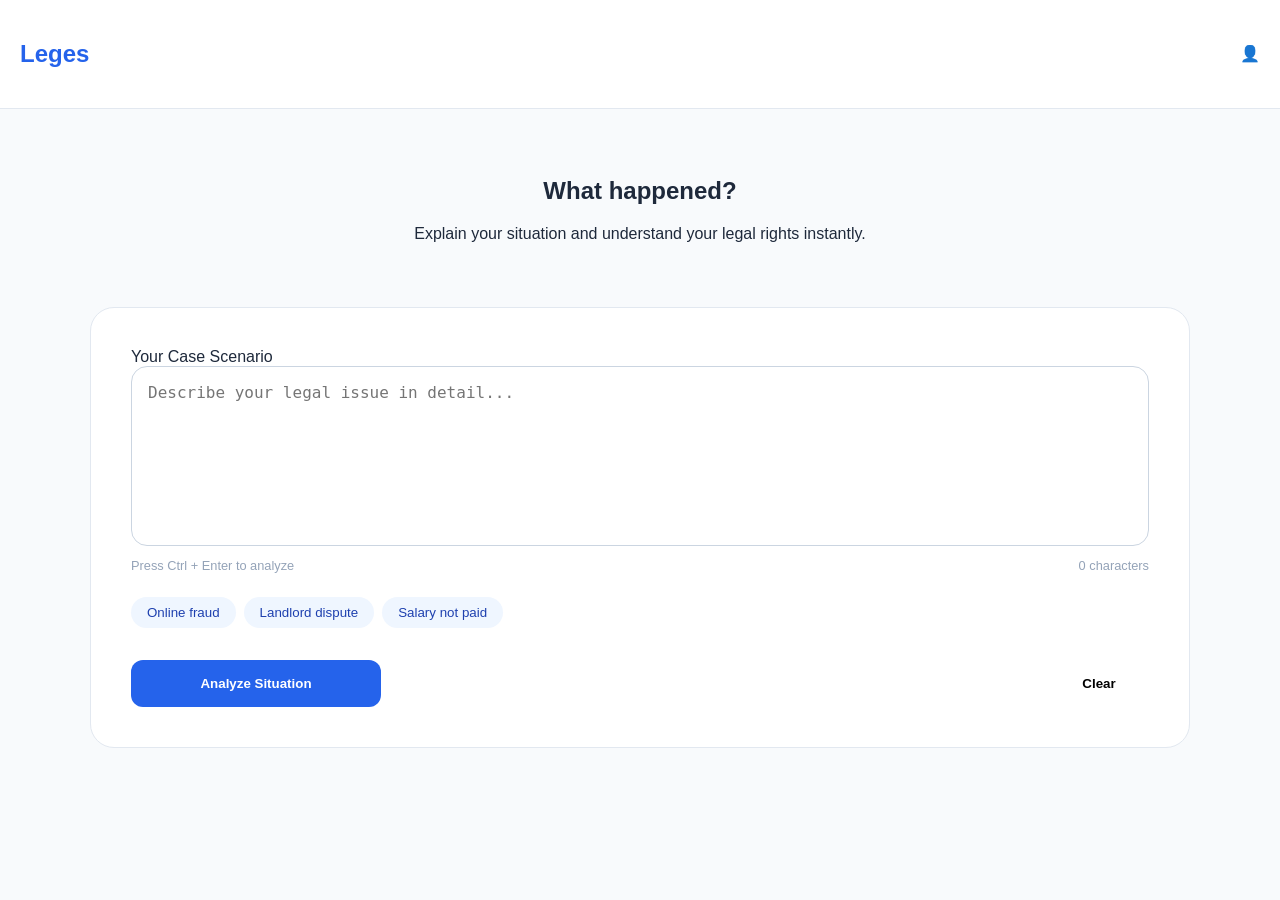
<file: index.html>
<!DOCTYPE html>
<html lang="en">

<head>
    <meta charset="UTF-8">
    <meta name="viewport" content="width=device-width, initial-scale=1.0">
    <title>Leges</title>
    <link rel="stylesheet" href="style.css">
</head>

<body>
    <nav class="navbar">
        <h1 class="logo">Leges</h1>
        <div class="profile-icon">👤</div>
    </nav>

    <main class="container">
        <section class="hero-section">
            <h2>What happened?</h2>
            <p>Explain your situation and understand your legal rights instantly.</p>
        </section>

        <div class="card">
            <label for="scenario">Your Case Scenario</label>
            <textarea id="scenario" class="text-area" placeholder="Describe your legal issue in detail..."></textarea>
            <div class="meta-info">
                <span>Press Ctrl + Enter to analyze</span>
                <span id="char-count">0 characters</span>
            </div>

            <div class="chip-container">
                <button class="chip" onclick="fill('Online fraud')">Online fraud</button>
                <button class="chip" onclick="fill('Landlord dispute')">Landlord dispute</button>
                <button class="chip" onclick="fill('Salary not paid')">Salary not paid</button>
            </div>

            <div class="actions">
                <button class="btn-primary" onclick="startAnalysis()">Analyze Situation</button>
                <button class="btn-secondary" onclick="clearText()">Clear</button>
            </div>
        </div>
    </main>

    <script src="script.js"></script>
</body>

</html>
</file>
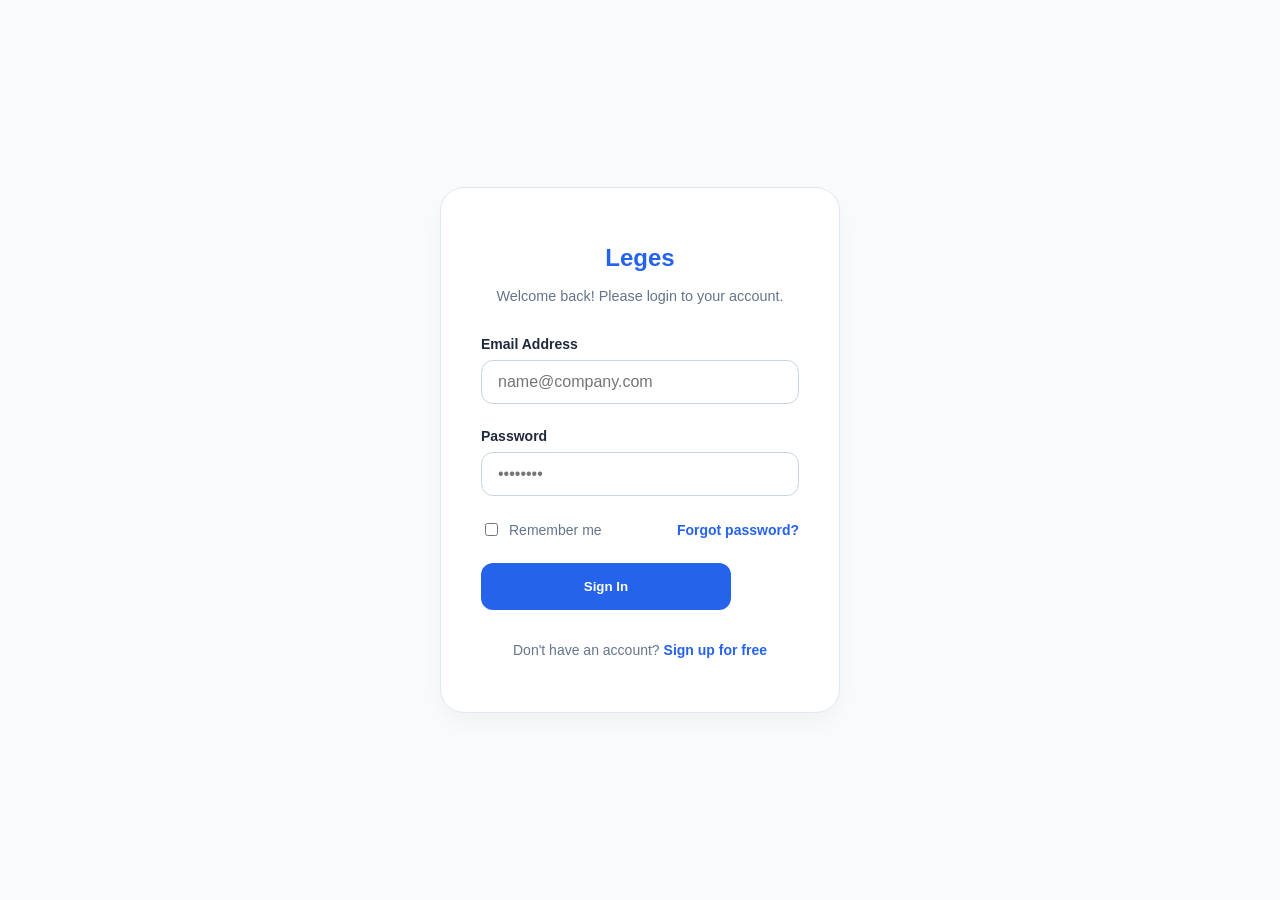
<file: login.html>
<!DOCTYPE html>
<html lang="en">
<head>
    <meta charset="UTF-8">
    <meta name="viewport" content="width=device-width, initial-scale=1.0">
    <title>Login | Leges</title>
    <link rel="stylesheet" href="style.css">
    <link href="https://fonts.googleapis.com/css2?family=Inter:wght@400;600;700&display=swap" rel="stylesheet">
</head>
<body class="auth-page">
    <div class="login-container">
        <div class="login-card">
            <div class="login-header">
                <h1 class="logo">Leges</h1>
                <p>Welcome back! Please login to your account.</p>
            </div>
            
            <form class="login-form" onsubmit="handleLogin(event)">
                <div class="form-group">
                    <label for="email">Email Address</label>
                    <input type="email" id="email" placeholder="name@company.com" required>
                </div>
                
                <div class="form-group">
                    <label for="password">Password</label>
                    <input type="password" id="password" placeholder="••••••••" required>
                </div>

                <div class="form-options">
                    <label class="remember-me">
                        <input type="checkbox"> Remember me
                    </label>
                    <a href="#" class="forgot-link">Forgot password?</a>
                </div>

                <button type="submit" class="btn-primary w-full">Sign In</button>
            </form>

            <div class="login-footer">
                <p>Don't have an account? <a href="#">Sign up for free</a></p>
            </div>
        </div>
    </div>

    <script>
        function handleLogin(event) {
            event.preventDefault();
            // Simulating a login redirect to your index page
            window.location.href = 'index.html';
        }
    </script>
</body>
</html>
</file>
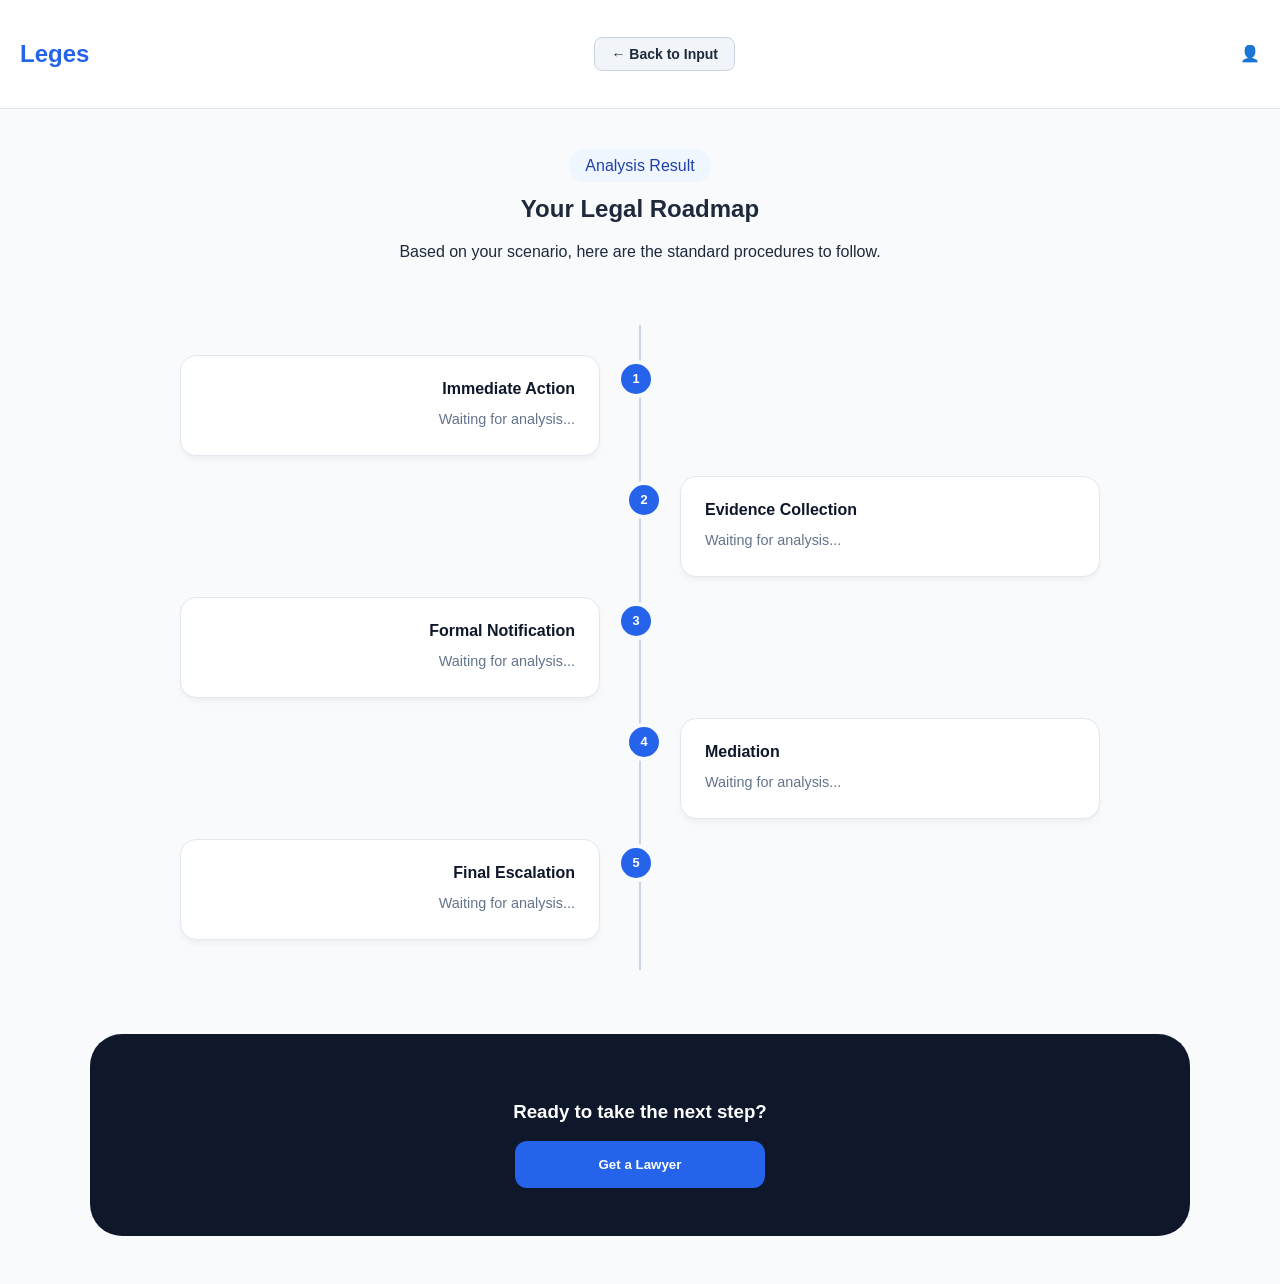
<file: procedures.html>
<!DOCTYPE html>
<html lang="en">

<head>
    <meta charset="UTF-8">
    <meta name="viewport" content="width=device-width, initial-scale=1.0">
    <title>Legal Roadmap | Leges</title>
    <link rel="stylesheet" href="style.css">
</head>

<body>
    <nav class="navbar">
        <h1 class="logo" onclick="window.location.href='index.html'">Leges</h1>
        <button class="btn-back" onclick="window.location.href='index.html'">← Back to Input</button>
        <div class="profile-icon">👤</div>
    </nav>

    <main class="container">
        <header class="hero-section">
            <span class="chip">Analysis Result</span>
            <h2 id="page-title">Your Legal Roadmap</h2>
            <p>Based on your scenario, here are the standard procedures to follow.</p>
        </header>

        <div class="zigzag-timeline">
            <div class="timeline-item left">
                <div class="timeline-dot">1</div>
                <div class="timeline-content">
                    <h4>Immediate Action</h4>
                    <p id="step-1">Waiting for analysis...</p>
                </div>
            </div>

            <div class="timeline-item right">
                <div class="timeline-dot">2</div>
                <div class="timeline-content">
                    <h4>Evidence Collection</h4>
                    <p id="step-2">Waiting for analysis...</p>
                </div>
            </div>

            <div class="timeline-item left">
                <div class="timeline-dot">3</div>
                <div class="timeline-content">
                    <h4>Formal Notification</h4>
                    <p id="step-3">Waiting for analysis...</p>
                </div>
            </div>

            <div class="timeline-item right">
                <div class="timeline-dot">4</div>
                <div class="timeline-content">
                    <h4>Mediation</h4>
                    <p id="step-4">Waiting for analysis...</p>
                </div>
            </div>

            <div class="timeline-item left">
                <div class="timeline-dot">5</div>
                <div class="timeline-content">
                    <h4>Final Escalation</h4>
                    <p id="step-5">Waiting for analysis...</p>
                </div>
            </div>
        </div>

        <div class="cta-card">
    <h3>Ready to take the next step?</h3>
    <button class="btn-primary" onclick="window.location.href='lawyers.html'">Get a Lawyer</button>
</div>
    </main>

    <script src="script.js"></script>
</body>

</html>
</file>
<file: style.css>
/* General Styling */
body { font-family: 'Inter', sans-serif; background: #f8fafc; margin: 0; color: #1e293b; overflow-x: hidden; }
.navbar { display: flex; justify-content: space-between; align-items: center; padding: 1rem 2rem; background: #fff; border-bottom: 1px solid #e2e8f0; }
.logo { font-size: 1.5rem; font-weight: 800; color: #2563eb; }
.container { max-width: 1100px; margin: 0 auto; padding: 3rem 1.5rem; }
.hero-section { text-align: center; margin-bottom: 4rem; }

/* Input Components */
.card { background: #fff; padding: 2.5rem; border-radius: 1.5rem; border: 1px solid #e2e8f0; }
.text-area { width: 100%; min-height: 180px; padding: 1rem; border-radius: 1rem; border: 1px solid #cbd5e1; resize: none; font-size: 1rem; box-sizing: border-box; }
.meta-info { display: flex; justify-content: space-between; font-size: 0.8rem; color: #94a3b8; margin: 0.5rem 0 1.5rem; }
.chip-container { display: flex; gap: 0.5rem; margin-bottom: 2rem; flex-wrap: wrap; }
.chip { background: #eff6ff; color: #1e40af; border: none; padding: 0.5rem 1rem; border-radius: 20px; cursor: pointer; font-weight: 500; }
.btn-primary { background: #2563eb; color: #fff; border: none; padding: 1rem 2rem; border-radius: 12px; font-weight: 700; cursor: pointer; width: 100%; max-width: 250px; }
.btn-secondary { background: #ffffff; color: #000000; border: none; padding: 1rem 2rem; border-radius: 12px; font-weight: 700; cursor: pointer; width: 100%; max-width: 100px; }
/* --- ZIGZAG TIMELINE LOGIC --- */
.zigzag-timeline { position: relative; max-width: 1000px; margin: 0 auto; padding: 20px 0; }

/* The vertical line in the middle */
.zigzag-timeline::after {
    content: '';
    position: absolute;
    width: 2px;
    background-color: #cbd5e1;
    top: 0; bottom: 0; left: 50%;
    margin-left: -1px;
}

.timeline-item {
    padding: 10px 40px;
    position: relative;
    background-color: inherit;
    width: 50%;
    box-sizing: border-box;
}

/* Dots on the timeline */
.timeline-dot {
    position: absolute;
    width: 30px; height: 30px;
    right: -15px; top: 15px;
    background-color: #2563eb;
    border: 4px solid #f8fafc;
    border-radius: 50%;
    z-index: 1;
    color: white; font-weight: bold; font-size: 0.8rem;
    display: flex; align-items: center; justify-content: center;
}

/* Specifics for Left/Right positioning */
.left { left: 0; text-align: right; }
.right { left: 50%; text-align: left; }
.right .timeline-dot { left: -15px; }

.timeline-content {
    padding: 1.5rem;
    background-color: white;
    border-radius: 1rem;
    border: 1px solid #e2e8f0;
    box-shadow: 0 4px 6px -1px rgba(0,0,0,0.05);
}

.timeline-content h4 { margin: 0 0 10px; color: #0f172a; }
.timeline-content p { margin: 0; color: #64748b; font-size: 0.9rem; line-height: 1.6; }

/* CTA Area */
.cta-card { background: #0f172a; color: white; padding: 3rem; border-radius: 2rem; text-align: center; margin-top: 4rem; }

/* MOBILE RESPONSIVENESS */
@media screen and (max-width: 768px) {
    .zigzag-timeline::after { left: 31px; } /* Move line to left */
    .timeline-item { width: 100%; padding-left: 70px; padding-right: 25px; text-align: left; } /* Full width */
    .timeline-item.right { left: 0; }
    .timeline-dot { left: 16px !important; right: auto; }
}

/* Align the clear button to the right */
.actions {
    display: flex;
    justify-content: space-between;
    align-items: center;
}

.btn-secondary {
    margin-left: auto;
}

/* Ensure the 'Back to Input' button is in a single line */
.btn-secondary {
    white-space: nowrap;
}

/* Styling for the 'Back to Input' button */
.btn-back {
    display: block;
    margin: 0 auto;
    text-align: center;
    background: #f1f5f9;
    color: #1e293b;
    border: 1px solid #cbd5e1;
    padding: 0.5rem 1rem;
    border-radius: 8px;
    font-size: 0.875rem;
    font-weight: 600;
    cursor: pointer;
    transition: background-color 0.2s ease-in-out;
}

.btn-back:hover {
    background: #e2e8f0;
}
/* Auth Page Specifics */
.auth-page {
    background-color: #f8fafc;
    display: flex;
    align-items: center;
    justify-content: center;
    min-height: 100vh;
}

.login-container {
    width: 100%;
    max-width: 400px;
    padding: 20px;
}

.login-card {
    background: white;
    padding: 2.5rem;
    border-radius: 1.5rem;
    border: 1px solid #e2e8f0;
    box-shadow: 0 10px 25px -5px rgba(0, 0, 0, 0.05);
}

.login-header {
    text-align: center;
    margin-bottom: 2rem;
}

.login-header p {
    color: #64748b;
    font-size: 0.9rem;
    margin-top: 0.5rem;
}

.form-group {
    margin-bottom: 1.5rem;
}

.form-group label {
    display: block;
    font-size: 0.875rem;
    font-weight: 600;
    margin-bottom: 0.5rem;
    color: #1e293b;
}

.form-group input {
    width: 100%;
    padding: 0.75rem 1rem;
    border-radius: 0.75rem;
    border: 1px solid #cbd5e1;
    font-size: 1rem;
    transition: 0.2s;
    box-sizing: border-box;
}

.form-group input:focus {
    outline: none;
    border-color: #2563eb;
    box-shadow: 0 0 0 3px rgba(37, 99, 235, 0.1);
}

.form-options {
    display: flex;
    justify-content: space-between;
    align-items: center;
    font-size: 0.875rem;
    margin-bottom: 1.5rem;
}

.remember-me {
    color: #64748b;
    display: flex;
    align-items: center;
    gap: 0.5rem;
}

.forgot-link {
    color: #2563eb;
    text-decoration: none;
    font-weight: 600;
}

.w-full {
    width: 100%;
}

.login-footer {
    text-align: center;
    margin-top: 2rem;
    font-size: 0.875rem;
    color: #64748b;
}

.login-footer a {
    color: #2563eb;
    font-weight: 600;
    text-decoration: none;
}
.hidden { display: none; }

body{
font-family: Arial, Helvetica, sans-serif;
}

.navbar{
display:flex;
justify-content:space-between;
padding:20px;
}

.back-btn{
color:#4f46e5;
font-weight:bold;
}

.nav-btn:hover{
color:#4f46e5;
}

.title{
text-align:center;
font-size:40px;
font-weight:bold;
color:#4338ca;
}

.subtitle{
text-align:center;
color:gray;
margin-top:8px;
}

.badge{
background:#e0e7ff;
color:#4338ca;
padding:8px 18px;
border-radius:20px;
text-align:center;
width:fit-content;
margin:20px auto;
}

.controls{
display:flex;
justify-content:center;
gap:15px;
}

.help-btn{
position:fixed;
bottom:25px;
right:25px;
background:#4f46e5;
color:white;
border:none;
padding:18px;
border-radius:50%;
cursor:pointer;
transition:0.3s;
}

.help-btn:hover{
transform:scale(1.1);
}
</file>
